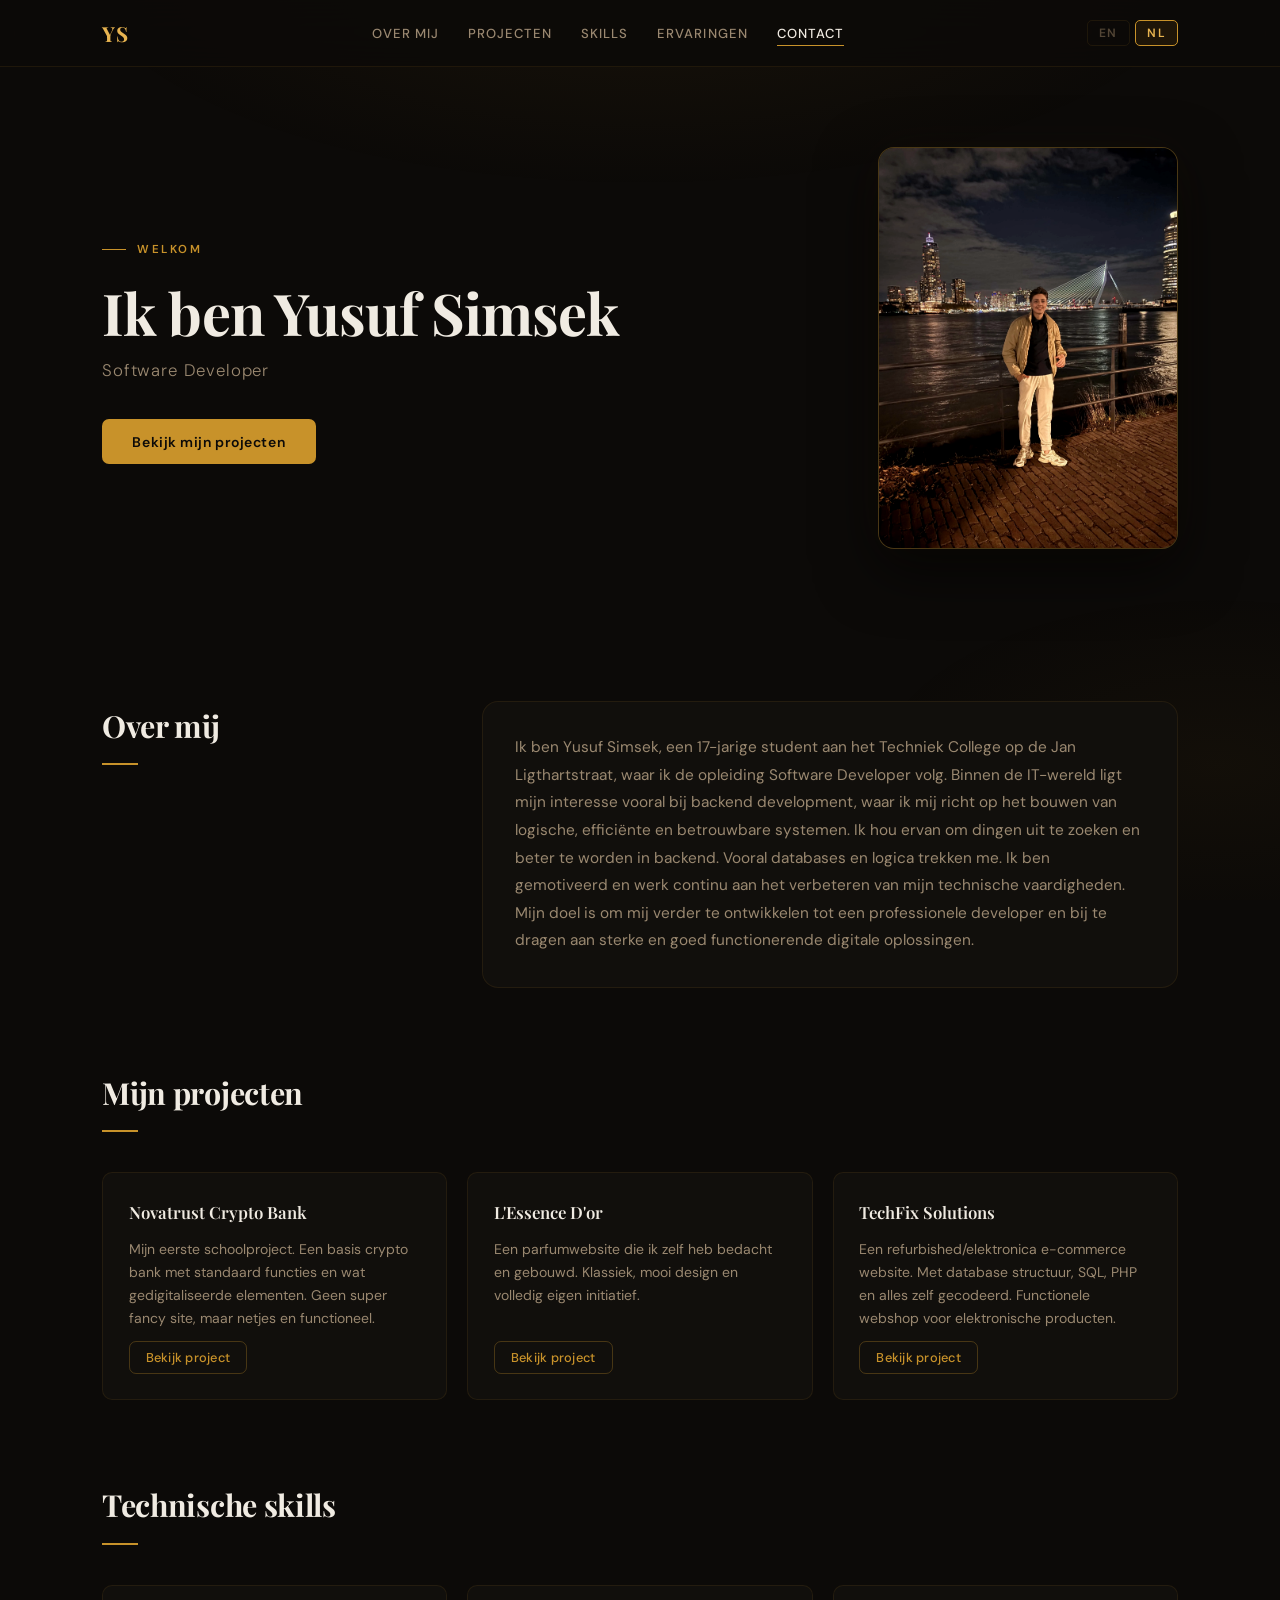
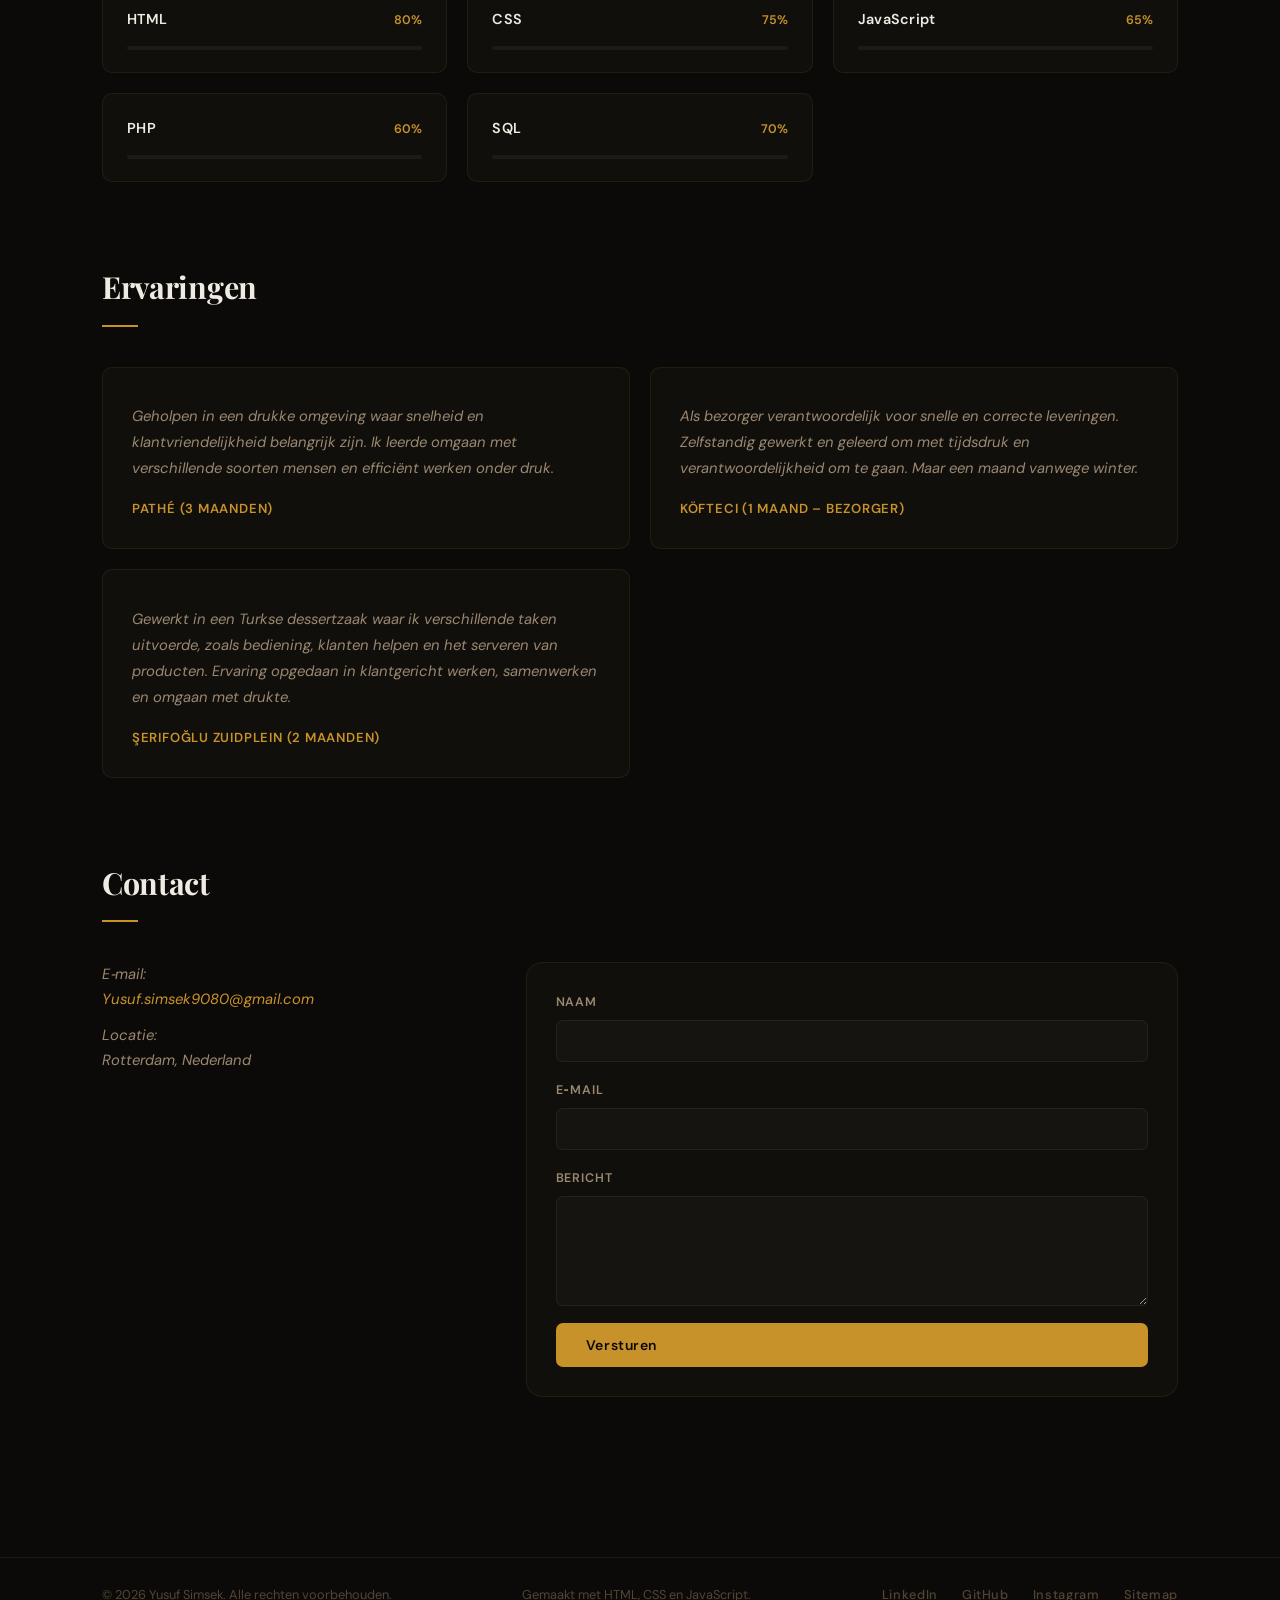
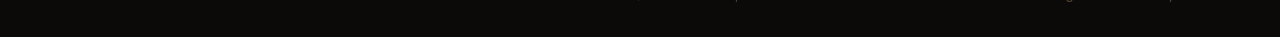
<file: index.html>
<!DOCTYPE html>
<html lang="nl">
<head>
  <meta charset="UTF-8">
  <title>Portfolio — Yusuf Simsek</title>
  <meta name="viewport" content="width=device-width, initial-scale=1.0">

  <!-- SEO -->
  <meta name="description" content="Portfolio van Yusuf Simsek — software developer. Projecten, skills en contact.">

  <!-- Social preview -->
  <meta property="og:title" content="Yusuf Simsek — Portfolio">
  <meta property="og:description" content="Software developer portfolio: projecten, skills en contact.">
  <meta property="og:type" content="website">

  <!-- Alleen deze simpele security -->
  <meta http-equiv="X-Content-Type-Options" content="nosniff">

  <link rel="preload" as="image" href="assets/img/Yusuf.webp" type="image/webp">
  <link rel="stylesheet" href="assets/css/style.css">
</head>
<body>

  <header class="site-header">
    <nav class="top-nav" aria-label="Hoofdnavigatie">
      <a class="logo" href="#home">YS</a>

      <button class="menu-btn" type="button" aria-label="Menu openen" aria-controls="primary-navigation" aria-expanded="false">
        <span class="menu-icon" aria-hidden="true"></span>
      </button>

      <ul class="nav-links" id="primary-navigation">
        <li><a href="#about"        data-i18n="nav.about">Over mij</a></li>
        <li><a href="#projects"     data-i18n="nav.projects">Projecten</a></li>
        <li><a href="#skills"       data-i18n="nav.skills">Skills</a></li>
        <li><a href="#ervaringen" data-i18n="nav.ervaringen">Ervaringen</a></li>
        <li><a href="#contact"      data-i18n="nav.contact">Contact</a></li>
      </ul>

      <!-- lang-switch: geen semantische betekenis → <section> met label is correct -->
      <section class="lang-switch" aria-label="Taalkeuze">
        <button id="lang-en" type="button" data-lang="en">EN</button>
        <button id="lang-nl" type="button" data-lang="nl" aria-current="page">NL</button>
      </section>
    </nav>
    </header>

    <!-- hero -->
    <section id="home" class="hero">
      <div class="hero-text">
        <p class="eyebrow" data-i18n="hero.eyebrow">Welkom</p>
        <h1 data-i18n="hero.title">Ik ben Yusuf Simsek</h1>
        <p class="subtitle" data-i18n="hero.subtitle">Software Developer</p>
        <button class="primary-btn" type="button" data-scroll-target="#projects" data-i18n="hero.cta">
          Bekijk mijn projecten
        </button>
      </div>

      <figure class="hero-profile">
        <picture>
          <source srcset="assets/img/Yusuf.webp" type="image/webp">
          <img src="assets/img/Yusuf.webp" alt="Yusuf Simsek, software developer uit Rotterdam, voor de Erasmusbrug bij nacht" width="100" height="400" loading="eager" fetchpriority="high">
        </picture>
      </figure>
    </section>
  

  <main>

    <!-- About -->
    <section id="about" class="about layout-section">
      <header class="section-header">
        <h2 data-i18n="about.title">Over mij</h2>
      </header>
      <article class="about-content">
        <section class="about-text">
          <p data-i18n="about.body">
           Ik ben Yusuf Simsek, een 17-jarige student aan het Techniek College op de Jan Ligthartstraat, waar ik de opleiding Software Developer volg. Binnen de IT-wereld ligt mijn interesse vooral bij backend development, waar ik mij richt op het bouwen van logische, efficiënte en betrouwbare systemen. Ik hou ervan om dingen uit te zoeken en beter te worden in backend. Vooral databases en logica trekken me. Ik ben gemotiveerd en werk continu aan het verbeteren van mijn technische vaardigheden. Mijn doel is om mij verder te ontwikkelen tot een professionele developer en bij te dragen aan sterke en goed functionerende digitale oplossingen.
          </p>
        </section>
      </article>
    </section>

    <!-- Projects -->
   <section id="projects" class="projects layout-section">
  <header class="section-header">
    <h2 data-i18n="projects.title">Mijn projecten</h2>
  </header>

  <section class="projects-grid" aria-label="Project overview">

    <article class="project-card">
      <h3>Novatrust Crypto Bank</h3>
      <p data-i18n="project.novatrust">Mijn eerste schoolproject...</p>
      <button class="secondary-btn" type="button" data-i18n="project.view">Bekijk project</button>
    </article>

    <article class="project-card">
      <h3>L'Essence D'or</h3>
      <p data-i18n="project.lessence">Een parfumwebsite...</p>
      <button class="secondary-btn" type="button" data-i18n="project.view">Bekijk project</button>
    </article>

    <article class="project-card">
      <h3>TechFix Solutions</h3>
      <p data-i18n="project.techfix">Een refurbished/elektronica e-commerce website...</p>
      <button class="secondary-btn" type="button" data-i18n="project.view">Bekijk project</button>
    </article>

  </section>
</section>

    <!-- Skills -->
    <section id="skills" class="skills layout-section">
      <header class="section-header">
        <h2 data-i18n="skills.title">Technische Skills</h2>
      </header>

      <section class="skills-grid" aria-label="Skillsoverzicht">

        <article class="skill">
          <header>
            <h3>HTML</h3>
            <p class="percentage">80%</p>
          </header>
          <meter class="skill-bar skill-html" min="0" max="100" value="80" aria-label="HTML 80%"></meter>
        </article>
          
      <article class="skill">
          <header>
            <h3>CSS</h3>
            <p class="percentage">75%</p>
          </header>
          <meter class="skill-bar skill-css" min="0" max="100" value="75" aria-label="CSS 75%"></meter>
        </article>
        <article class="skill">

          <header>
            <h3>JavaScript</h3>
            <p class="percentage">65%</p>
          </header>
          <meter class="skill-bar skill-js" min="0" max="100" value="65" aria-label="JavaScript 65%"></meter>
        </article>

       <article class="skill">
          <header>
            <h3>PHP</h3>
            <p class="percentage">60%</p>
          </header>
          <meter class="skill-bar skill-php" min="0" max="100" value="60" aria-label="PHP 60%"></meter>
        </article>

         <article class="skill">
          <header>
            <h3>SQL</h3>
            <p class="percentage">70%</p>
          </header>
          <meter class="skill-bar skill-sql" min="0" max="100" value="70" aria-label="SQL 70%"></meter>
        </article>

      </section>
    </section>

    <!-- Ervaringen -->
   <section id="ervaringen" class="layout-section">
      <header class="section-header">
        <h2 data-i18n="ervaringen.title">Ervaringen</h2>
      </header>

      <section class="Ervaringen-grid" aria-label="KlantErvaringen">

        <article class="Ervaringen">
          <blockquote data-i18n="exp.pathe">Geholpen in een drukke omgeving waar snelheid en klantvriendelijkheid belangrijk zijn. Ik leerde omgaan met verschillende soorten mensen en efficiënt werken onder druk.</blockquote>
          <p class="client">Pathé (3 maanden)</p>
        </article>

        <article class="Ervaringen">
          <blockquote data-i18n="exp.kofteci">Als bezorger verantwoordelijk voor snelle en correcte leveringen. Zelfstandig gewerkt en geleerd om met tijdsdruk en verantwoordelijkheid om te gaan. Maar een maand vanwege winter.</blockquote>
          <p class="client">Köfteci (1 maand – bezorger)</p>
        </article>
        
          <article class="Ervaringen">
          <blockquote data-i18n="exp.serifoglu">Gewerkt in een Turkse dessertzaak waar ik verschillende taken uitvoerde, zoals bediening, klanten helpen en het serveren van producten. Ervaring opgedaan in klantgericht werken, samenwerken en omgaan met drukte.</blockquote>
          <p class="client">Şerifoğlu Zuidplein (2 maanden)</p>
        </article>

      </section>
    </section>

    <!-- Contac t -->
    <section id="contact" class="contact layout-section">
      <header class="section-header">
        <h2 data-i18n="contact.title">Contact</h2>
      </header>

      <article class="contact-layout">

        <address class="contact-info">
          <p>
            <span data-i18n="contact.emailLabel">E‑mail</span>:<br>
            <a href="mailto:Yusuf.simsek9080@gmail.com">Yusuf.simsek9080@gmail.com</a>
          </p>
          <p>
            <span data-i18n="contact.locationLabel">Locatie</span>:<br>
            <span data-i18n="contact.locationValue">Rotterdam, Nederland</span>
          </p>
        </address>

        <form class="contact-form" id="contact-form" novalidate>
          <section class="form-row">
            <label for="name" data-i18n="form.name">Naam</label>
            <input id="name" name="name" type="text" autocomplete="name" required>
          </section>

          <section class="form-row">
            <label for="email" data-i18n="form.email">E‑mail</label>
            <input id="email" name="email" type="email" autocomplete="email" required>
          </section>

          <section class="form-row">
            <label for="message" data-i18n="form.message">Bericht</label>
            <textarea id="message" name="message" rows="4" required></textarea>
          </section>

          <button class="primary-btn" type="submit" data-i18n="form.send">Versturen</button>
        </form>

      </article>
    </section>

  </main>

  <footer class="site-footer">
    <section class="footer-inner">
      <p data-i18n="footer.copy">&copy; 2026 Yusuf Simsek. Alle rechten voorbehouden.</p>
      <p data-i18n="footer.built">Gemaakt met HTML, CSS en JavaScript.</p>

      <nav class="footer-links" aria-label="Sociale links">
        <a href="#linkedin">LinkedIn</a>
        <a href="https://github.com/So1yz" target="_blank">GitHub</a>
        <a href="https://www.instagram.com/yusuf_sims3k/" target="_blank">Instagram</a>
         <a href="sitemap.html">Sitemap</a>
      </nav>
    </section>
  </footer>

  <script src="assets/js/script.js"></script>
</body>
</html>
</file>
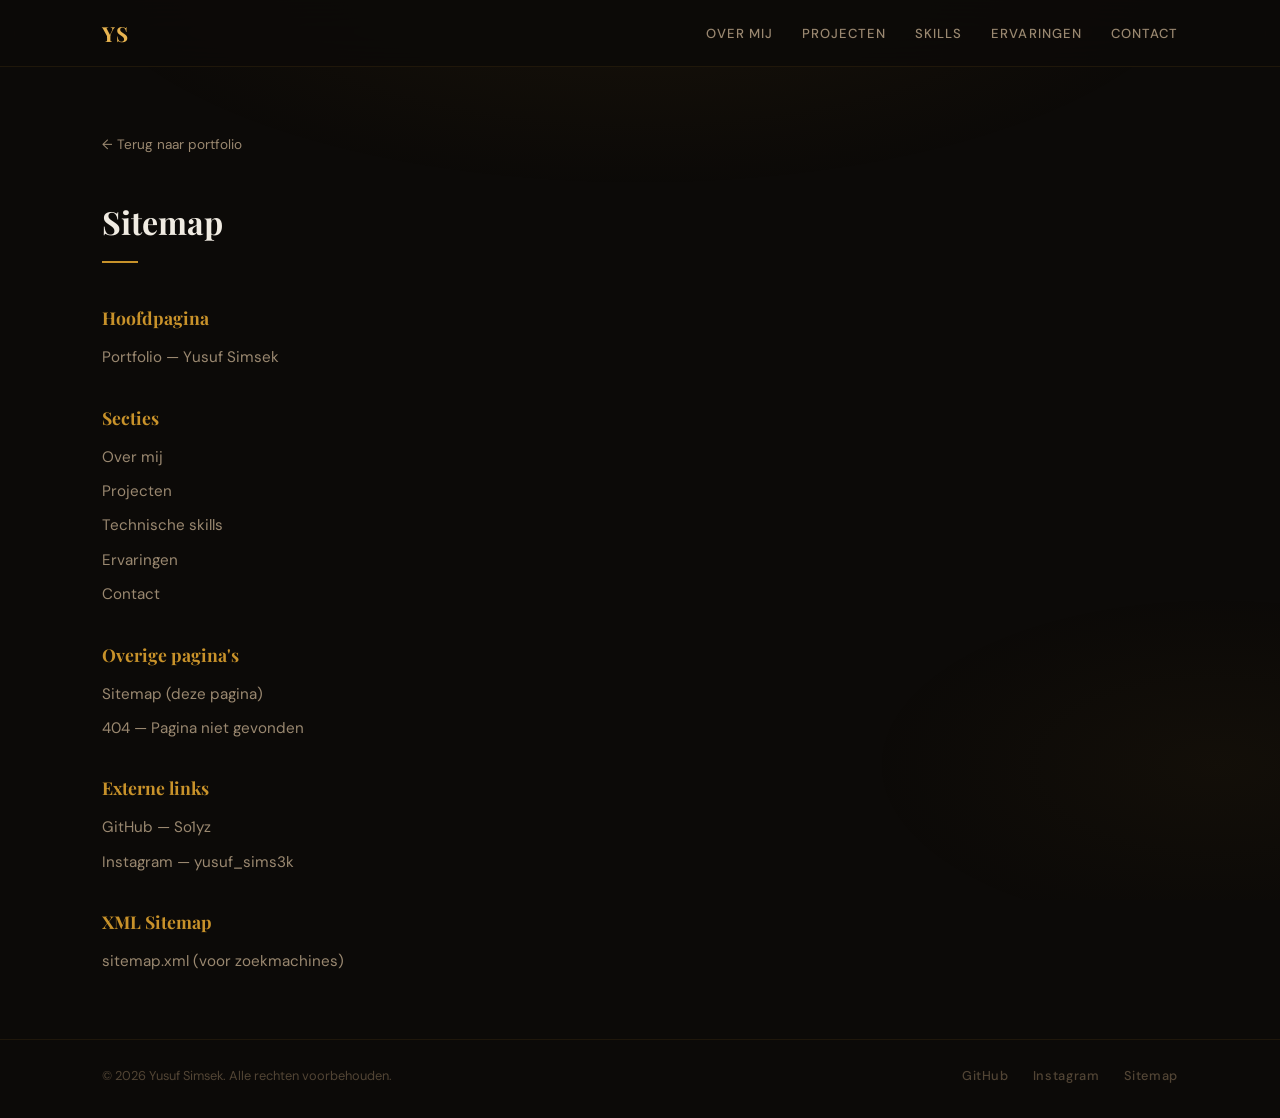
<file: sitemap.html>
<!DOCTYPE html>
<html lang="nl">
<head>
  <meta charset="UTF-8">
  <title>Sitemap — Yusuf Simsek Portfolio</title>
  <meta name="viewport" content="width=device-width, initial-scale=1.0">
  <meta name="description" content="Overzicht van alle pagina's op het portfolio van Yusuf Simsek.">
  <meta name="robots" content="index, follow">
  <link rel="canonical" href="https://yusufsimsek.nl/sitemap.html">
  <link rel="stylesheet" href="assets/css/style.css">
  <style>
    .sitemap-page { max-width: var(--grid-max); margin: 0 auto; padding: 4rem 2rem; }
    .sitemap-page h1 { font-family: var(--font-display); font-size: 2rem; margin: 0 0 0.5rem; }
    .divider { width: 36px; height: 2px; background: var(--accent); margin: 0.75rem 0 2.5rem; }
    .sitemap-page h2 { font-family: var(--font-display); font-size: 1.1rem; color: var(--accent); margin: 2rem 0 0.75rem; }
    .sitemap-page ul { list-style: none; padding: 0; margin: 0; display: flex; flex-direction: column; gap: 0.5rem; }
    .sitemap-page li a { color: var(--text-muted); text-decoration: none; font-size: 0.95rem; transition: color 200ms; }
    .sitemap-page li a:hover { color: var(--accent-light); }
    .back-link { display: inline-flex; align-items: center; gap: 0.4rem; color: var(--text-muted); text-decoration: none; font-size: 0.85rem; margin-bottom: 2.5rem; transition: color 200ms; }
    .back-link:hover { color: var(--accent); }
  </style>
</head>
<body>

  <header class="site-header">
    <nav class="top-nav" aria-label="Hoofdnavigatie">
      <a class="logo" href="index.html">YS</a>
      <ul class="nav-links" id="primary-navigation">
        <li><a href="index.html#about">Over mij</a></li>
        <li><a href="index.html#projects">Projecten</a></li>
        <li><a href="index.html#skills">Skills</a></li>
        <li><a href="index.html#ervaringen">Ervaringen</a></li>
        <li><a href="index.html#contact">Contact</a></li>
      </ul>
    </nav>
  </header>

  <main class="sitemap-page">
    <a class="back-link" href="index.html">&#8592; Terug naar portfolio</a>
    <h1>Sitemap</h1>
    <div class="divider"></div>

    <h2>Hoofdpagina</h2>
    <ul>
      <li><a href="index.html">Portfolio — Yusuf Simsek</a></li>
    </ul>

    <h2>Secties</h2>
    <ul>
      <li><a href="index.html#about">Over mij</a></li>
      <li><a href="index.html#projects">Projecten</a></li>
      <li><a href="index.html#skills">Technische skills</a></li>
      <li><a href="index.html#ervaringen">Ervaringen</a></li>
      <li><a href="index.html#contact">Contact</a></li>
    </ul>

    <h2>Overige pagina's</h2>
    <ul>
      <li><a href="sitemap.html">Sitemap (deze pagina)</a></li>
      <li><a href="404.html">404 — Pagina niet gevonden</a></li>
    </ul>

    <h2>Externe links</h2>
    <ul>
      <li><a href="https://github.com/So1yz" target="_blank" rel="noopener noreferrer">GitHub — So1yz</a></li>
      <li><a href="https://www.instagram.com/yusuf_sims3k/" target="_blank" rel="noopener noreferrer">Instagram — yusuf_sims3k</a></li>
    </ul>

    <h2>XML Sitemap</h2>
    <ul>
      <li><a href="sitemap.xml">sitemap.xml (voor zoekmachines)</a></li>
    </ul>
  </main>

  <footer class="site-footer">
    <section class="footer-inner">
      <p>&copy; 2026 Yusuf Simsek. Alle rechten voorbehouden.</p>
      <nav class="footer-links" aria-label="Sociale links">
        <a href="https://github.com/So1yz" target="_blank" rel="noopener noreferrer">GitHub</a>
        <a href="https://www.instagram.com/yusuf_sims3k/" target="_blank" rel="noopener noreferrer">Instagram</a>
        <a href="sitemap.html" aria-current="page">Sitemap</a>
      </nav>
    </section>
  </footer>

</body>
</html>
</file>
<file: assets/css/style.css>
@charset "UTF-8";
@import url("https://fonts.googleapis.com/css2?family=Playfair+Display:wght@600;700&family=DM+Sans:ital,wght@0,300;0,400;0,500;0,600;1,400&display=swap");
:root {
  color-scheme: dark;
  --bg: #0c0a08;
  --bg-card: #110f0c;
  --accent: #c8922a;
  --accent-light: #e8b450;
  --accent-soft: #1e1508;
  --accent-glow: rgba(200, 146, 42, 0.15);
  --text-main: #f0ebe2;
  --text-muted: #9a8870;
  --text-subtle: #524535;
  --border: rgba(200, 146, 42, 0.1);
  --border-hover: rgba(200, 146, 42, 0.3);
  --radius-lg: 16px;
  --radius-md: 10px;
  --radius-sm: 7px;
  --shadow: 0 20px 60px rgba(0, 0, 0, 0.65);
  --transition: 200ms cubic-bezier(0.4, 0, 0.2, 1);
  --grid-max: 1140px;
  --nav-height: 66px;
  --font-display: 'Playfair Display', Georgia, serif;
  --font-body: 'DM Sans', system-ui, sans-serif;
  --space-section: 5rem;
}

*, *::before, *::after {
  box-sizing: border-box;
}

html, body {
  margin: 0;
  padding: 0;
}

html {
  scroll-behavior: smooth;
}

body {
  min-height: 100vh;
  font-family: var(--font-body);
  background: var(--bg);
  color: var(--text-main);
  line-height: 1.65;
  -webkit-font-smoothing: antialiased;
}

body::before {
  content: "";
  position: fixed;
  inset: 0;
  background: radial-gradient(ellipse 70% 40% at 50% -5%, rgba(200, 146, 42, 0.07) 0%, transparent 65%), radial-gradient(ellipse 50% 35% at 95% 85%, rgba(200, 146, 42, 0.04) 0%, transparent 55%);
  pointer-events: none;
  z-index: 0;
}

/* Skip link */
.skip-link {
  position: absolute;
  left: 12px;
  top: 12px;
  padding: 0.6rem 1rem;
  border-radius: var(--radius-sm);
  background: var(--bg-card);
  border: 1px solid var(--border);
  color: var(--text-main);
  text-decoration: none;
  font-size: 0.85rem;
  transform: translateY(-150%);
  transition: transform var(--transition);
  z-index: 200;
}

.skip-link:focus {
  transform: translateY(0);
}

:focus-visible {
  outline: 2px solid var(--accent);
  outline-offset: 3px;
  border-radius: 5px;
}

/* Navbar */
.site-header {
  position: sticky;
  top: 0;
  z-index: 100;
  background: rgba(12, 10, 8, 0.92);
  backdrop-filter: blur(18px);
  border-bottom: 1px solid var(--border);
}

.top-nav {
  max-width: var(--grid-max);
  margin: 0 auto;
  padding-inline: 2rem;
  height: var(--nav-height);
  display: flex;
  align-items: center;
  justify-content: space-between;
  gap: 2rem;
}

.logo {
  font-family: var(--font-display);
  font-size: 1.3rem;
  font-weight: 700;
  color: var(--accent-light);
  text-decoration: none;
  letter-spacing: 0.04em;
  flex-shrink: 0;
}

.nav-links {
  list-style: none;
  display: flex;
  align-items: center;
  gap: 1.8rem;
  padding: 0;
  margin: 0;
}

.nav-links a {
  text-decoration: none;
  color: var(--text-muted);
  font-size: 0.82rem;
  font-weight: 500;
  letter-spacing: 0.08em;
  text-transform: uppercase;
  transition: color var(--transition);
  position: relative;
  padding-block: 0.2rem;
}

.nav-links a::after {
  content: "";
  position: absolute;
  left: 0;
  bottom: -1px;
  width: 0;
  height: 1px;
  background: var(--accent);
  transition: width var(--transition);
}

.nav-links a:hover,
.nav-links a[aria-current=location] {
  color: var(--text-main);
}

.nav-links a:hover::after,
.nav-links a[aria-current=location]::after {
  width: 100%;
}

.lang-switch {
  display: flex;
  gap: 0.35rem;
  flex-shrink: 0;
}

.lang-switch button {
  border-radius: 5px;
  border: 1px solid var(--border);
  background: transparent;
  color: var(--text-subtle);
  padding: 0.25rem 0.7rem;
  font-family: var(--font-body);
  font-size: 0.75rem;
  font-weight: 600;
  letter-spacing: 0.1em;
  text-transform: uppercase;
  cursor: pointer;
  transition: all var(--transition);
}

.lang-switch button[aria-current=page],
.lang-switch button:hover {
  background: var(--accent-soft);
  color: var(--accent-light);
  border-color: var(--accent);
}

.menu-btn {
  display: none;
  width: 40px;
  height: 40px;
  border-radius: var(--radius-sm);
  border: 1px solid var(--border);
  background: transparent;
  cursor: pointer;
  align-items: center;
  justify-content: center;
}

.menu-icon {
  width: 16px;
  height: 1.5px;
  background: var(--accent-light);
  border-radius: 2px;
  position: relative;
  display: block;
}

.menu-icon::before, .menu-icon::after {
  content: "";
  position: absolute;
  left: 0;
  width: 16px;
  height: 1.5px;
  border-radius: 2px;
  background: var(--accent-light);
}

.menu-icon::before {
  top: -5.5px;
}

.menu-icon::after {
  top: 5.5px;
  width: 10px;
}

/*HERO*/
.hero {
  position: relative;
  z-index: 1;
  max-width: var(--grid-max);
  margin: 0 auto;
  padding: 5rem 2rem 4.5rem;
  display: grid;
  grid-template-columns: 1fr 300px;
  gap: 4rem;
  align-items: center;
}

.hero-text .eyebrow {
  display: inline-flex;
  align-items: center;
  gap: 0.7rem;
  text-transform: uppercase;
  letter-spacing: 0.22em;
  color: var(--accent);
  font-size: 0.72rem;
  font-weight: 600;
  margin: 0 0 1.3rem;
}

.hero-text .eyebrow::before {
  content: "";
  display: block;
  width: 24px;
  height: 1px;
  background: var(--accent);
  flex-shrink: 0;
}

.hero-text h1 {
  font-family: var(--font-display);
  font-size: clamp(2.6rem, 4.5vw, 3.8rem);
  font-weight: 700;
  line-height: 1.12;
  margin: 0 0 0.75rem;
  letter-spacing: -0.015em;
}

.hero-text .subtitle {
  font-size: 1.05rem;
  color: var(--text-muted);
  font-weight: 300;
  margin: 0 0 2.2rem;
  letter-spacing: 0.05em;
}

.primary-btn {
  display: inline-flex;
  align-items: center;
  gap: 0.5rem;
  border-radius: var(--radius-sm);
  border: none;
  padding: 0.82rem 1.9rem;
  font-family: var(--font-body);
  font-size: 0.875rem;
  font-weight: 600;
  letter-spacing: 0.04em;
  color: #0c0a08;
  background: var(--accent);
  cursor: pointer;
  transition: all var(--transition);
}

.primary-btn:hover {
  background: var(--accent-light);
  transform: translateY(-1px);
  box-shadow: 0 8px 28px rgba(200, 146, 42, 0.28);
}

.hero-profile {
  position: sticky;
  top: calc(var(--nav-height) + 1.5rem);
  border-radius: var(--radius-lg);
  overflow: hidden;
  border: 1px solid var(--border-hover);
  box-shadow: var(--shadow), 0 0 50px rgba(200, 146, 42, 0.05);
  background: #14110d;
  margin: 0;
}

.hero-profile img {
  display: block;
  width: 100%;
  -o-object-fit: cover;
     object-fit: cover;
  filter: grayscale(15%) contrast(1.05);
  transition: filter 400ms;
}

.hero-profile:hover img {
  filter: grayscale(0%) contrast(1.05);
}

/* LAyoutt */
main {
  position: relative;
  z-index: 1;
  max-width: var(--grid-max);
  margin: 0 auto;
  padding-inline: 2rem;
  padding-bottom: var(--space-section);
}

.layout-section {
  margin-block: var(--space-section);
}

/* SECTION HEADERRR */
.section-header {
  margin-bottom: 2.5rem;
}

.section-header h2 {
  font-family: var(--font-display);
  font-size: 1.9rem;
  font-weight: 700;
  margin: 0;
  letter-spacing: -0.01em;
}

.section-header::after {
  content: "";
  display: block;
  width: 36px;
  height: 2px;
  background: var(--accent);
  margin-top: 0.75rem;
}


.about {
  display: grid;
  grid-template-columns: 0.5fr 1fr;
  gap: 2rem;
  align-items: start;
}

.about-content {
  display: contents;
}

.about-text {
  background: var(--bg-card);
  border-radius: var(--radius-lg);
  padding: 2rem;
  border: 1px solid var(--border);
}

.about-text p {
  margin: 0;
  color: var(--text-muted);
  line-height: 1.8;
  font-size: 0.96rem;
}

/*PROJECTS*/
.projects-grid {
  display: grid;
  grid-template-columns: repeat(3, 1fr);
  gap: 1.25rem;
}

.project-card {
  background: var(--bg-card);
  border-radius: var(--radius-md);
  padding: 1.6rem;
  border: 1px solid var(--border);
  display: flex;
  flex-direction: column;
  gap: 0.7rem;
  transition: border-color var(--transition), transform var(--transition), box-shadow var(--transition);
}

.project-card:hover {
  border-color: var(--border-hover);
  transform: translateY(-2px);
  box-shadow: 0 8px 30px rgba(200, 146, 42, 0.07);
}

.project-card h3 {
  font-family: var(--font-display);
  font-size: 1.05rem;
  font-weight: 600;
  margin: 0;
}

.project-card p {
  margin: 0;
  color: var(--text-muted);
  font-size: 0.875rem;
  line-height: 1.65;
  flex: 1;
}

.secondary-btn {
  align-self: flex-start;
  margin-top: auto;
  border-radius: var(--radius-sm);
  padding: 0.42rem 1rem;
  border: 1px solid var(--border-hover);
  background: transparent;
  color: var(--accent);
  font-family: var(--font-body);
  font-size: 0.8rem;
  font-weight: 500;
  cursor: pointer;
  transition: all var(--transition);
  letter-spacing: 0.02em;
}

.secondary-btn:hover {
  background: var(--accent);
  border-color: var(--accent);
  color: #0c0a08;
}

/*SKILLS*/
.skills-grid {
  display: grid;
  grid-template-columns: repeat(3, 1fr);
  gap: 1.25rem;
}

.skill {
  background: var(--bg-card);
  border-radius: var(--radius-md);
  border: 1px solid var(--border);
  padding: 1.4rem 1.5rem;
}

.skill header {
  display: flex;
  justify-content: space-between;
  align-items: baseline;
  margin-bottom: 0.9rem;
}

.skill h3 {
  margin: 0;
  font-size: 0.9rem;
  font-weight: 600;
  letter-spacing: 0.02em;
}

.percentage {
  margin: 0;
  color: var(--accent);
  font-size: 0.78rem;
  font-weight: 600;
}

/* <meter> als skillbar */
meter.skill-bar {
  display: block;
  width: 100%;
  height: 4px;
  border: none;
  border-radius: 999px;
  background: rgba(255, 255, 255, 0.05);
  -webkit-appearance: none;
  -moz-appearance: none;
       appearance: none;
}

meter.skill-bar::-webkit-meter-bar {
  background: rgba(255, 255, 255, 0.05);
  border: none;
  border-radius: 999px;
}

meter.skill-bar::-webkit-meter-optimum-value {
  background: linear-gradient(90deg, var(--accent), var(--accent-light));
  border-radius: 999px;
}

meter.skill-bar::-moz-meter-bar {
  background: linear-gradient(90deg, var(--accent), var(--accent-light));
  border-radius: 999px;
}

/*ervaringen*/
.Ervaringen-grid {
  display: grid;
  grid-template-columns: repeat(2, 1fr);
  gap: 1.25rem;
}

.Ervaringen {
  background: var(--bg-card);
  border-radius: var(--radius-md);
  border: 1px solid var(--border);
  padding: 1.8rem;
  position: relative;
}

.Ervaringen::before {
  font-family: var(--font-display);
  font-size: 4.5rem;
  color: var(--accent);
  opacity: 0.18;
  position: absolute;
  top: 0.4rem;
  left: 1.4rem;
  line-height: 1;
  pointer-events: none;
}

.Ervaringen blockquote {
  margin: 0.5rem 0 1rem;
  color: var(--text-muted);
  line-height: 1.75;
  font-size: 0.925rem;
  font-style: italic;
}

.Ervaringen .client {
  margin: 0;
  font-size: 0.82rem;
  font-weight: 600;
  color: var(--accent);
  letter-spacing: 0.06em;
  text-transform: uppercase;
}

/*CONTACT*/
.contact-layout {
  display: grid;
  grid-template-columns: 1fr 1.7fr;
  gap: 2.5rem;
  align-items: start;
}

.contact-info p {
  margin: 0 0 0.75rem;
  color: var(--text-muted);
  font-size: 0.925rem;
}

.contact-info a {
  color: var(--accent);
  text-decoration: none;
  transition: color var(--transition);
}

.contact-info a:hover {
  color: var(--accent-light);
}

.contact-form {
  background: var(--bg-card);
  border-radius: var(--radius-lg);
  border: 1px solid var(--border);
  padding: 1.8rem;
  display: grid;
  gap: 1.1rem;
}

.form-row {
  display: flex;
  flex-direction: column;
  gap: 0.45rem;
}

.form-row label {
  font-size: 0.78rem;
  font-weight: 600;
  color: var(--text-muted);
  letter-spacing: 0.08em;
  text-transform: uppercase;
}

input, textarea {
  border-radius: var(--radius-sm);
  border: 1px solid rgba(255, 255, 255, 0.06);
  background: rgba(255, 255, 255, 0.025);
  color: var(--text-main);
  padding: 0.7rem 0.9rem;
  font-family: var(--font-body);
  font-size: 0.9rem;
  transition: border-color var(--transition), box-shadow var(--transition);
}

input:focus-visible, textarea:focus-visible {
  outline: none;
  border-color: var(--accent);
  box-shadow: 0 0 0 3px var(--accent-glow);
}

textarea {
  resize: vertical;
  min-height: 110px;
}

.form-shake {
  animation: shake 400ms ease-in-out;
}

@keyframes shake {
  0%, 100% {
    transform: translateX(0);
  }
  20% {
    transform: translateX(-5px);
  }
  40% {
    transform: translateX(5px);
  }
  60% {
    transform: translateX(-4px);
  }
  80% {
    transform: translateX(4px);
  }
}
/*FOOTER*/
.site-footer {
  border-top: 1px solid var(--border);
  padding-block: 1.6rem 2rem;
  position: relative;
  z-index: 1;
}

.footer-inner {
  max-width: var(--grid-max);
  margin: 0 auto;
  padding-inline: 2rem;
  display: flex;
  align-items: center;
  justify-content: space-between;
  gap: 1rem;
}

.footer-inner p {
  margin: 0;
  color: var(--text-subtle);
  font-size: 0.8rem;
}

.footer-links {
  display: flex;
  gap: 1.5rem;
}

.footer-links a {
  color: var(--text-subtle);
  text-decoration: none;
  font-size: 0.8rem;
  font-weight: 500;
  letter-spacing: 0.05em;
  transition: color var(--transition);
}

.footer-links a:hover {
  color: var(--accent);
}

/*SECTION FLASh*/
.section-flash {
  animation: sectionFlash 700ms ease-out 1;
}

@keyframes sectionFlash {
  0%, 100% {
    outline: 2px solid transparent;
    outline-offset: 6px;
  }
  40% {
    outline: 2px solid rgba(200, 146, 42, 0.2);
    outline-offset: 6px;
  }
}
/*REDUCED MOTION*/
@media (prefers-reduced-motion: reduce) {
  html {
    scroll-behavior: auto;
  }
  *, *::before, *::after {
    transition-duration: 0ms !important;
    animation: none !important;
  }
}
/*RESPONSIVE*/
@media (max-width: 960px) {
  .hero {
    grid-template-columns: 1fr;
    padding: 3.5rem 1.5rem 3rem;
    gap: 2.5rem;
  }
  .hero-profile {
    position: static;
    max-width: 220px;
    margin: 0 auto;
  }
  .about,
  .skills-grid,
  .testimonial-grid,
  .contact-layout {
    grid-template-columns: 1fr;
  }
  .projects-grid {
    grid-template-columns: repeat(2, 1fr);
  }
  .menu-btn {
    display: flex;
  }
  .top-nav {
    padding-inline: 1.5rem;
  }
  .nav-links {
    display: none;
    position: absolute;
    top: calc(var(--nav-height) + 8px);
    left: 1.5rem;
    right: 1.5rem;
    background: rgba(12, 10, 8, 0.97);
    border: 1px solid var(--border);
    border-radius: var(--radius-md);
    padding: 1rem 1.25rem;
    box-shadow: var(--shadow);
    backdrop-filter: blur(16px);
    flex-direction: column;
    gap: 1rem;
    z-index: 50;
  }
  .nav-links.nav-open {
    display: flex;
  }
}
@media (max-width: 600px) {
  :root {
    --space-section: 3.5rem;
  }
  main {
    padding-inline: 1.25rem;
  }
  .projects-grid,
  .skills-grid {
    grid-template-columns: 1fr;
  }
  .footer-inner {
    flex-direction: column;
    align-items: flex-start;
  }
  .primary-btn {
    width: 100%;
    justify-content: center;
  }
}
</file>
